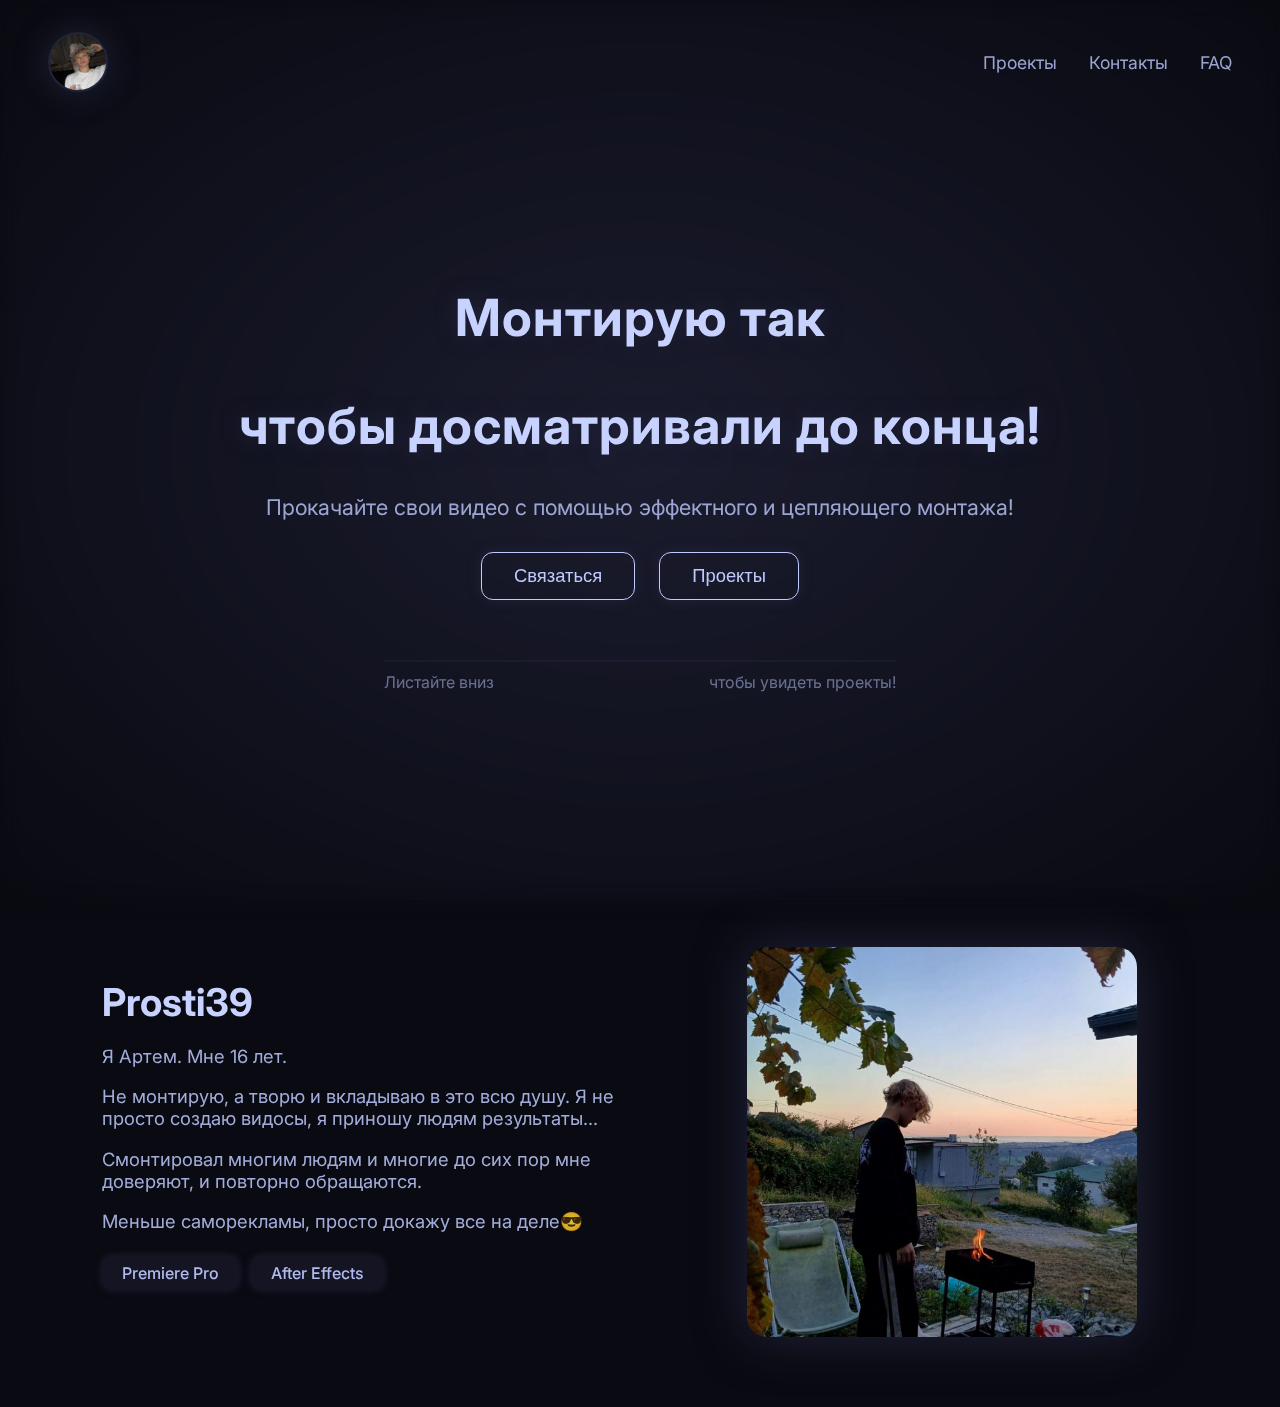
<file: index.html>
<!DOCTYPE html>
<html lang="ru">
<head>
  <meta charset="UTF-8">
  <meta name="viewport" content="width=device-width, initial-scale=1.0">
  <title>Prosti39 — Монтажер видео</title>
  <link href="https://fonts.googleapis.com/css2?family=Inter:wght@400;700&display=swap" rel="stylesheet">
  <link rel="stylesheet" href="style.css">
</head>
<body>
  <div class="bg-smoke"></div>
  <header>
    <div class="logo"></div>
    <nav>
      <a href="works.html">Проекты</a>
      <a href="contact.html">Контакты</a>
      <a href="faq.html">FAQ</a>
    </nav>
  </header>
  <section class="main">
    <h1>Монтирую так</h1>
    <h1>чтобы досматривали до конца!</h1>
    <p>Прокачайте свои видео с помощью эффектного и цепляющего монтажа!</p>
    <div class="btns">
      <button onclick="window.location.href='contact.html'">Связаться</button>
      <button onclick="window.location.href='works.html'">Проекты</button>
    </div>
    <div class="scroll-indicator">
      <span>Листайте вниз</span> 
      <span>чтобы увидеть проекты!</span>
    </div>
  </section>
  <section class="about-section">
    <div class="about-info">
      <h2>Prosti39</h2>
      <p>Я Артем. Мне 16 лет.</p>
      <p>Не монтирую, а творю и вкладываю в это всю душу. Я не просто создаю видосы, я приношу людям результаты...</p>
      <p>Смонтировал многим людям и многие до сих пор мне доверяют, и повторно обращаются.</p> 
      <p>Mеньше саморекламы, просто докажу все на деле😎</p>
      <div class="about-skills">
        <span>Premiere Pro</span>
        <span>After Effects</span>
      </div>
    </div>
    <div class="about-photo">
      <img src="logo.jpg" alt="">
    </div>
  </section>
    <script>
      function updateOnlineStatus() {
        if (navigator.onLine) {
          alert('Соединение с интернетом восстановлено!');
    // Можно добавить свой код для отображения баннера или скрытия сообщения об ошибке
        } else {
          alert('Вы офлайн! Проверьте соединение с интернетом.');
    // Можно добавить свой код для отображения баннера или блокировки части интерфейса
        }
      }

    // Проверка при загрузке страницы
      window.addEventListener('load', updateOnlineStatus);

// Автоматическая реакция на изменение соединения
      window.addEventListener('online', updateOnlineStatus);
      window.addEventListener('offline', updateOnlineStatus);
    </script>
</body>
</html>
</file>
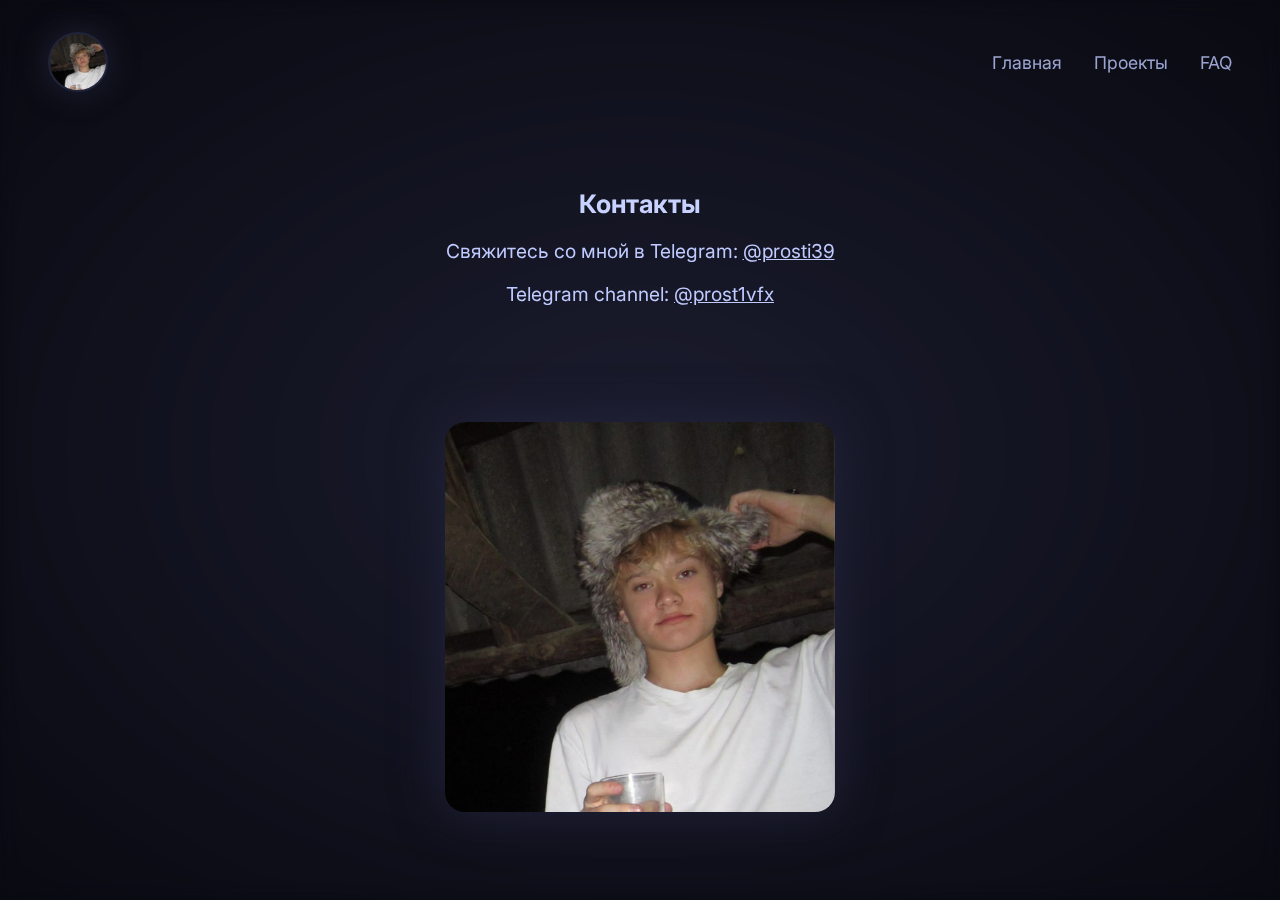
<file: contact.html>
<!DOCTYPE html>
<html lang="ru">
<head>
  <meta charset="UTF-8">
  <meta name="viewport" content="width=device-width, initial-scale=1.0">
  <title>Контакты Prosti39</title>
  <link href="https://fonts.googleapis.com/css2?family=Inter:wght@400;700&display=swap" rel="stylesheet">
  <link rel="stylesheet" href="style.css">
</head>
<body>
  <div class="bg-smoke"></div>
  <header>
    <div class="logo"></div>
    <nav>
      <a href="index.html">Главная</a>
      <a href="works.html">Проекты</a>
      <a href="faq.html">FAQ</a>
    </nav>
  </header>
  <section id="contact" style="padding: 70px 8vw 100px 8vw; text-align:center; animation: fadeUp 1.5s;">
    <h3 style="font-size:2vw;color:#c8d2ff;margin-bottom:20px;">Контакты</h3>
    <p style="font-size:1.2rem; color:#bfcaff; margin-bottom:16px;">Свяжитесь со мной в Telegram: <a href="https://t.me/prosti39" style="color:#bfcaff;text-decoration:underline;">@prosti39</a></p>
    <p style="font-size:1.2rem; color:#bfcaff; margin-bottom:16px;">Telegram channel: <a href="https://t.me/prosti39" style="color:#bfcaff;text-decoration:underline;">@prost1vfx</a></p>
  </section>
  <div class="about-photo1">
    <img src="header.jpg" alt="">
  </div>
</body>
</html>
</file>
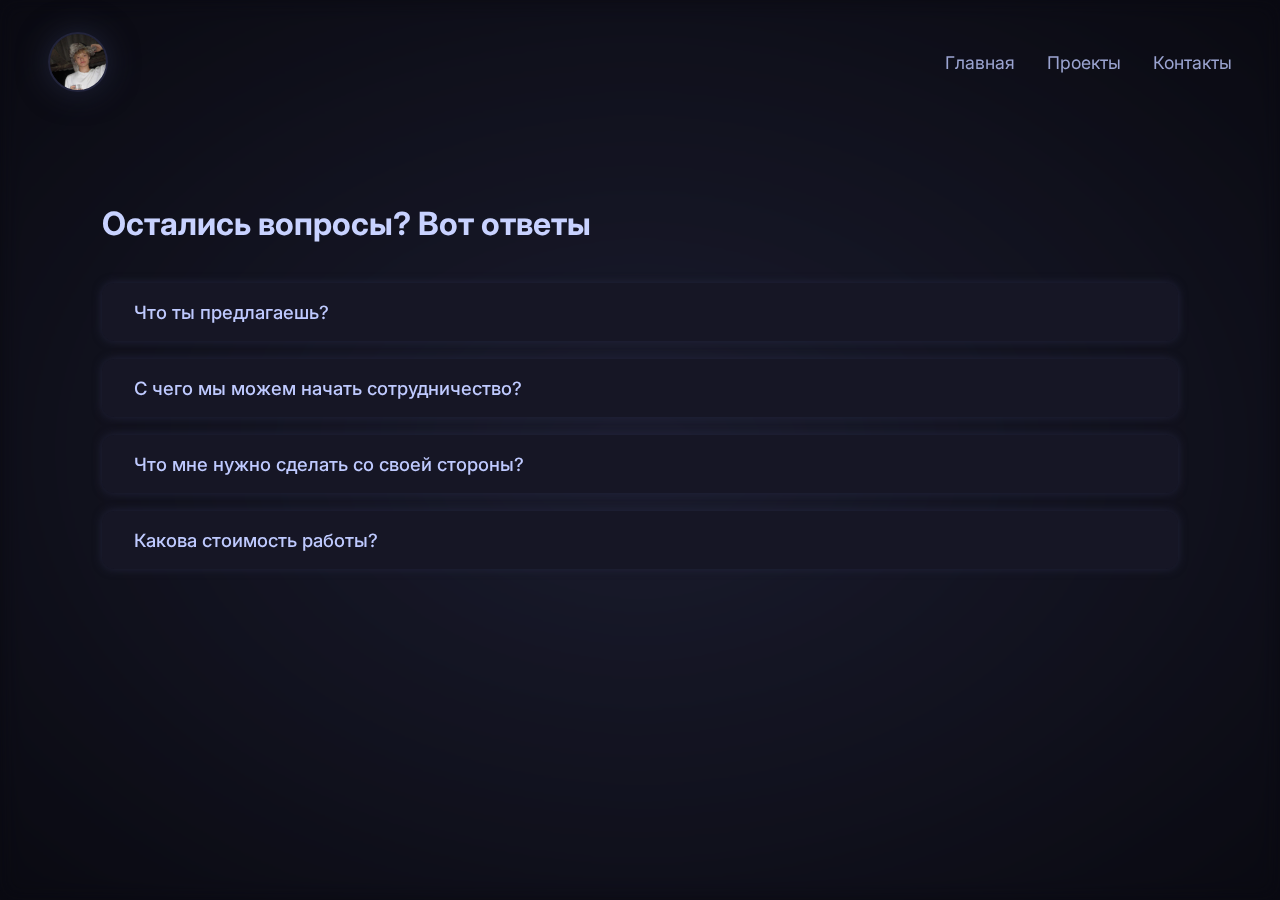
<file: faq.html>
<!DOCTYPE html>
<html lang="ru">
<head>
  <meta charset="UTF-8">
  <meta name="viewport" content="width=device-width, initial-scale=1.0">
  <title>FAQ — Prosti39</title>
  <link href="https://fonts.googleapis.com/css2?family=Inter:wght@400;700&display=swap" rel="stylesheet">
  <link rel="stylesheet" href="style.css">
</head>
<body>
  <div class="bg-smoke"></div>
  <header>
    <div class="logo"></div>
    <nav>
      <a href="index.html">Главная</a>
      <a href="works.html">Проекты</a>
      <a href="contact.html">Контакты</a>
    </nav>
  </header>
  <section class="faq-section" id="faq">
    <h3>Остались вопросы? Вот ответы</h3>
    <div class="faq-list">
      <div class="faq-item">
        Что ты предлагаешь?
        <div class="faq-answer">Я предлагаю монтаж видео под ваши задачи — от YouTube-роликов до рекламных VSL и документальных проектов.</div>
      </div>
      <div class="faq-item">
        С чего мы можем начать сотрудничество?
        <div class="faq-answer">Просто напишите мне в Telegram, обсудим детали и начнем работу!</div>
      </div>
      <div class="faq-item">
        Что мне нужно сделать со своей стороны?
        <div class="faq-answer">Подготовить материалы (видео, бриф, пожелания), а я всё соберу и оформлю в мощный ролик.</div>
      </div>
      <div class="faq-item">
        Какова стоимость работы?
        <div class="faq-answer">Стоимость обсуждается индивидуально — зависит от задач, длительности и срочности проекта.</div>
      </div>
    </div>
  </section>
  <script>
    document.addEventListener('DOMContentLoaded', function() {
      document.querySelectorAll('.faq-item').forEach(item => {
        item.addEventListener('click', function(e) {
          if (!e.target.classList.contains('faq-item')) return;
          document.querySelectorAll('.faq-item').forEach(i => {
            if(i !== item) i.classList.remove('active');
          });
          item.classList.toggle('active');
        });
      });
    });
  </script>
</body>
</html>
</file>
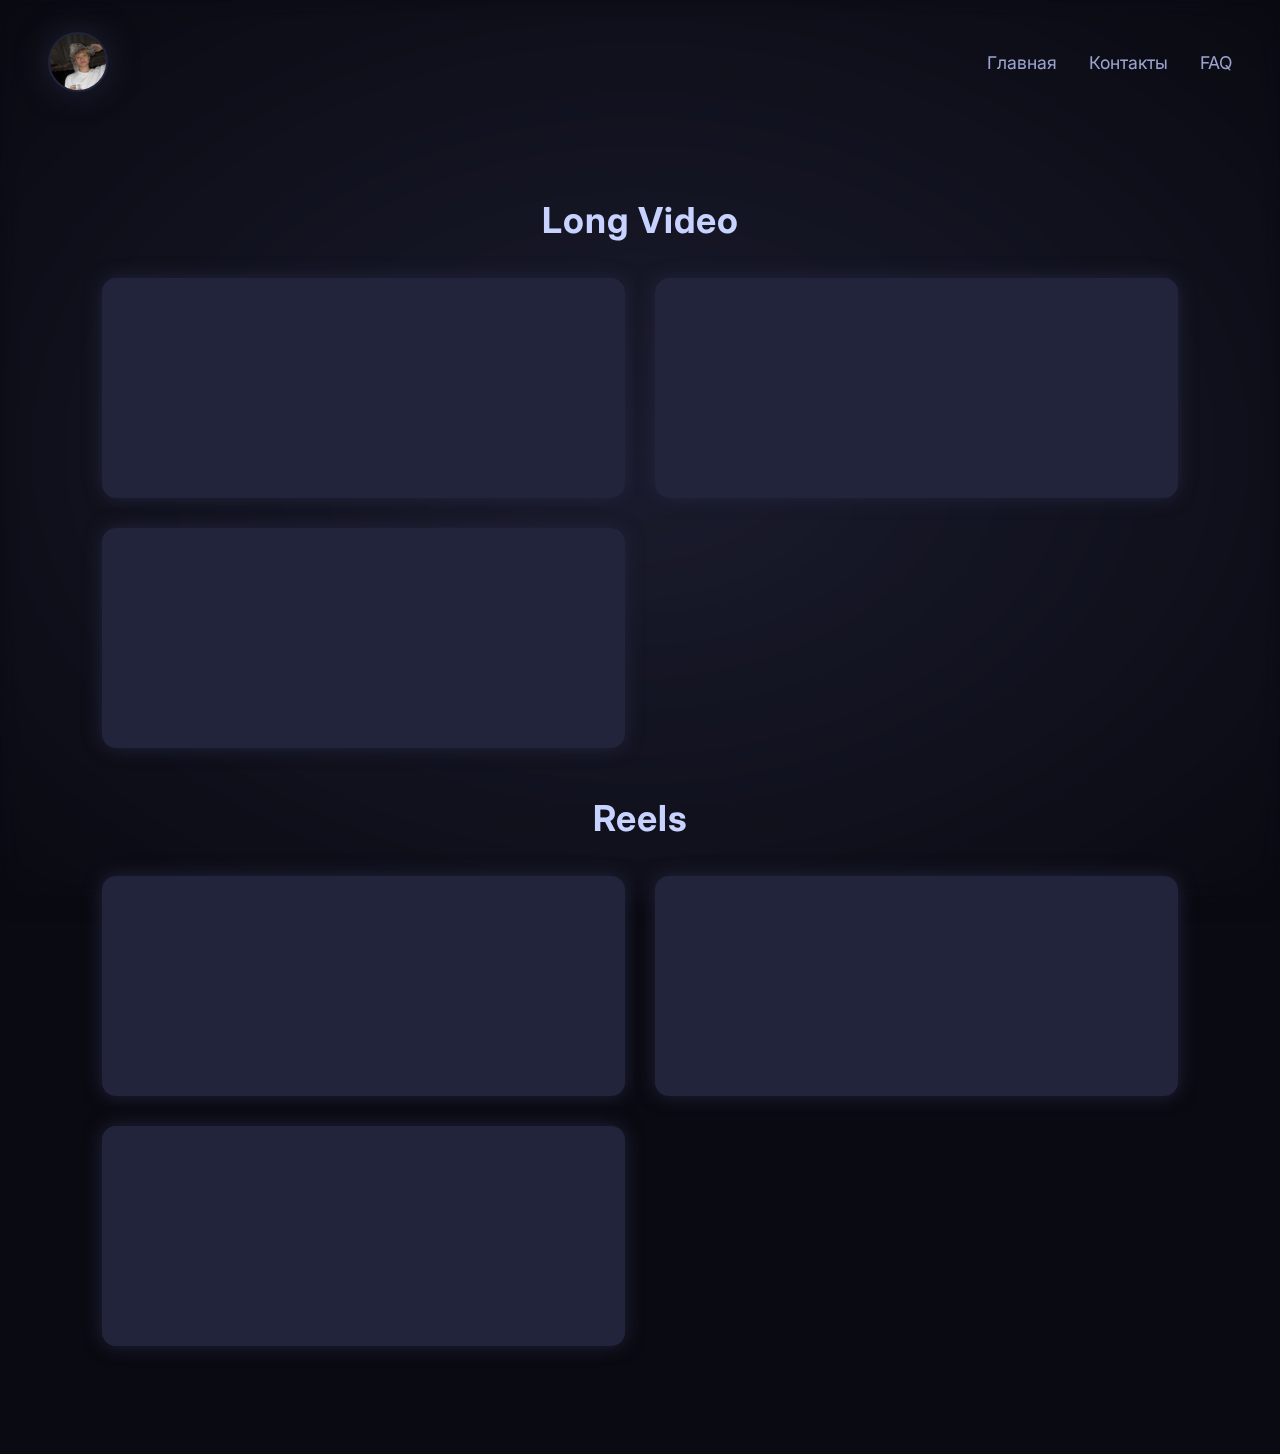
<file: works.html>
<!DOCTYPE html>
<html lang="ru">
<head>
  <meta charset="UTF-8">
  <meta name="viewport" content="width=device-width, initial-scale=1.0">
  <title>Работы Prosti39</title>
  <link href="https://fonts.googleapis.com/css2?family=Inter:wght@400;700&display=swap" rel="stylesheet">
  <link rel="stylesheet" href="style.css">
</head>
<body>
  <div class="bg-smoke"></div>
  <header>
    <div class="logo"></div>
    <nav>
      <a href="index.html">Главная</a>
      <a href="contact.html">Контакты</a>
      <a href="faq.html">FAQ</a>
    </nav>
  </header>
  <section class="works-section" id="works">
    <h3>Long Video</h3>
    <div class="works-grid">
      <div class="works-video"><iframe src="https://www.youtube.com/embed/OnS-MR9g1z4" allowfullscreen></iframe></div>
      <div class="works-video"><iframe src="https://www.youtube.com/embed/a75J2XyiowQ" allowfullscreen></iframe></div>
      <div class="works-video"><iframe src="https://www.youtube.com/embed/qbYJqDxJkQs" allowfullscreen></iframe></div>
    </div>
    <h3 style="margin-top:44px;">Reels</h3>
    <div class="works-grid">
      <div class="works-video"><iframe src="https://www.youtube.com/embed/DARiUa8YL-E" allowfullscreen></iframe></div>
      <div class="works-video"><iframe src="https://www.youtube.com/embed/NcdAsKwgBZM" allowfullscreen></iframe></div>
      <div class="works-video"><iframe src="https://www.youtube.com/embed/PpZ0z3Mcrko" allowfullscreen></iframe></div>
    </div>
  </section>
</body>
</html>
</file>
<file: style.css>
body {
  margin: 0;
  font-family: 'Inter', Arial, sans-serif;
  background: #0a0a12;
  color: #bfcaff;
  min-height: 100vh;
  overflow-x: hidden;
}
.bg-smoke {
  position: fixed;
  top: 0; left: 0; width: 100vw; height: 100vh;
  z-index: -1;
  background: radial-gradient(ellipse at center, #22243b 0%, #0a0a12 100%);
  opacity: 0.7;
  filter: blur(10px);
  animation: fadeinBg 2s;
}
@keyframes fadeinBg {
  from { opacity: 0; }
  to { opacity: 0.7; }
}
header {
  display: flex;
  justify-content: space-between;
  align-items: center;
  padding: 32px 48px 0 48px;
}
.logo {
  width: 56px;
  height: 56px;
  border-radius: 50%;
  background: url('header.jpg') center/cover no-repeat;
  box-shadow: 0 0 30px #1f2336;
  border: 2px solid #22243b;
}
nav {
  display: flex;
  gap: 32px;
}
nav a {
  color: #bfcaff;
  text-decoration: none;
  font-size: 1.1rem;
  opacity: 0.8;
  transition: opacity .3s;
}
nav a:hover {
  opacity: 1;
}
.main {
  display: flex;
  flex-direction: column;
  align-items: center;
  justify-content: center;
  min-height: 85vh;
  text-align: center;
  animation: fadeUp 1.5s;
}
@keyframes fadeUp {
  from { opacity: 0; transform: translateY(40px); }
  to { opacity: 1; transform: translateY(0); }
}
.main h1 {
  font-size: 4vw;
  font-weight: 700;
  color: #c8d2ff;
  margin-bottom: 20px;
  letter-spacing: 1px;
  line-height: 1.05;
  text-shadow: 0 0 20px #22243b;
}
.main p {
  font-size: 1.35rem;
  color: #bfcaff;
  opacity: 0.8;
  margin-bottom: 32px;
}
.main .btns {
  display: flex;
  gap: 24px;
  justify-content: center;
  align-items: center;
}
.main button {
  background: transparent;
  border: 1px solid #bfcaff;
  color: #bfcaff;
  font-size: 1.15rem;
  padding: 12px 32px;
  border-radius: 12px;
  cursor: pointer;
  box-shadow: 0 0 12px #22243b;
  transition: background .25s, color .25s, transform .2s;
}
.main button:hover {
  background: #22243b;
  color: #fff;
  transform: scale(1.08);
}
.scroll-indicator {
  margin-top: 60px;
  color: #bfcaff;
  opacity: 0.5;
  font-size: 1rem;
  display: flex;
  justify-content: space-between;
  width: 40vw;
  margin-left: auto;
  margin-right: auto;
  border-top: 2px solid #22243b;
  padding-top: 10px;
}
/* About */
.about-section {
  display: flex;
  align-items: flex-start;
  justify-content: space-between;
  padding: 90px 8vw 70px 8vw;
  gap: 40px;
  animation: fadeUp 1.5s 0.2s backwards;
}
.about-info {
  flex: 1.2;
}
.about-info h2 {
  font-size: 3vw;
  color: #c8d2ff;
  margin-bottom: 20px;
}
.about-info p {
  font-size: 1.15rem;
  color: #bfcaff;
  opacity: 0.85;
  margin-bottom: 15px;
}
.about-skills {
  margin-top: 24px;
  display: flex;
  gap: 12px;
  flex-wrap: wrap;
}
.about-skills span {
  background: #161625;
  color: #bfcaff;
  padding: 7px 20px;
  border-radius: 10px;
  font-weight: 500;
  font-size: 1rem;
  margin-bottom: 8px;
  box-shadow: 0 0 8px #22243b;
  opacity: 0.92;
  transition: background .2s;
}
.about-skills span:hover {
  background: #22243b;
  color: #fff;
}
.about-photo {
  flex: 1;
  display: flex;
  align-items: center;
  justify-content: center;
}
.about-photo img {
  width: 100%;
  max-width: 390px;
  border-radius: 20px;
  box-shadow: 0 0 50px #22243b;
  object-fit: cover;
}
/* Works */
.works-section {
  padding: 70px 8vw 60px 8vw;
  animation: fadeUp 1.5s 0.4s backwards;
}
.works-section h3 {
  font-size: 2.8vw;
  color: #c8d2ff;
  text-align: center;
  margin-bottom: 36px;
  letter-spacing: 1px;
  position: relative;
}
.works-grid {
  display: grid;
  grid-template-columns: repeat(2, 1fr);
  gap: 30px;
  margin-bottom: 48px;
}
.works-video {
  background: #161625;
  border-radius: 14px;
  overflow: hidden;
  box-shadow: 0 0 18px #22243b;
  display: flex;
  align-items: center;
  justify-content: center;
  min-height: 220px;
  animation: popUp .9s;
  transition: transform .3s, box-shadow .3s;
}
.works-video:hover {
  transform: scale(1.04);
  box-shadow: 0 0 36px #22243b;
}
@keyframes popUp {
  from { opacity: 0; transform: scale(0.8); }
  to { opacity: 1; transform: scale(1); }
}
.works-video iframe {
  width: 100%;
  height: 220px;
  border: none;
  background: #22243b;
}
/* FAQ */
.faq-section {
  padding: 80px 8vw 80px 8vw;
  animation: fadeUp 1.5s 0.5s backwards;
}
.faq-section h3 {
  font-size: 2.5vw;
  color: #c8d2ff;
  margin-bottom: 40px;
  font-weight: 700;
}
.faq-list {
  display: flex;
  flex-direction: column;
  gap: 18px;
}
.faq-item {
  background: #161625;
  color: #bfcaff;
  border-radius: 12px;
  padding: 18px 32px;
  font-size: 1.15rem;
  font-weight: 500;
  box-shadow: 0 0 10px #22243b;
  cursor: pointer;
  transition: background .2s;
  border: none;
  text-align: left;
  position: relative;
}
.faq-item:hover {
  background: #22243b;
  color: #fff;
}
.faq-answer {
  display: none;
  color: #bfcaff;
  font-size: 1rem;
  padding-top: 10px;
  opacity: 0.85;
}
.faq-item.active .faq-answer {
  display: block;
  animation: fadeUp .6s;
}
@media (max-width: 900px) {
  .about-section, .works-section, .faq-section {
    padding-left: 3vw;
    padding-right: 3vw;
  }
  .about-section {
    flex-direction: column;
    align-items: center;
  }
  .about-photo img {
    max-width: 90vw;
  }
  .works-grid {
    grid-template-columns: 1fr;
  }
}

.about-photo1 {
  animation: fadeUp 1.5s;
  flex: 1;
  display: flex;
  align-items: center;
  justify-content: center;
}

.about-photo1 img {
  width: 100%;
  max-width: 390px;
  border-radius: 20px;
  box-shadow: 0 0 50px #22243b;
  object-fit: cover;
}
</file>
